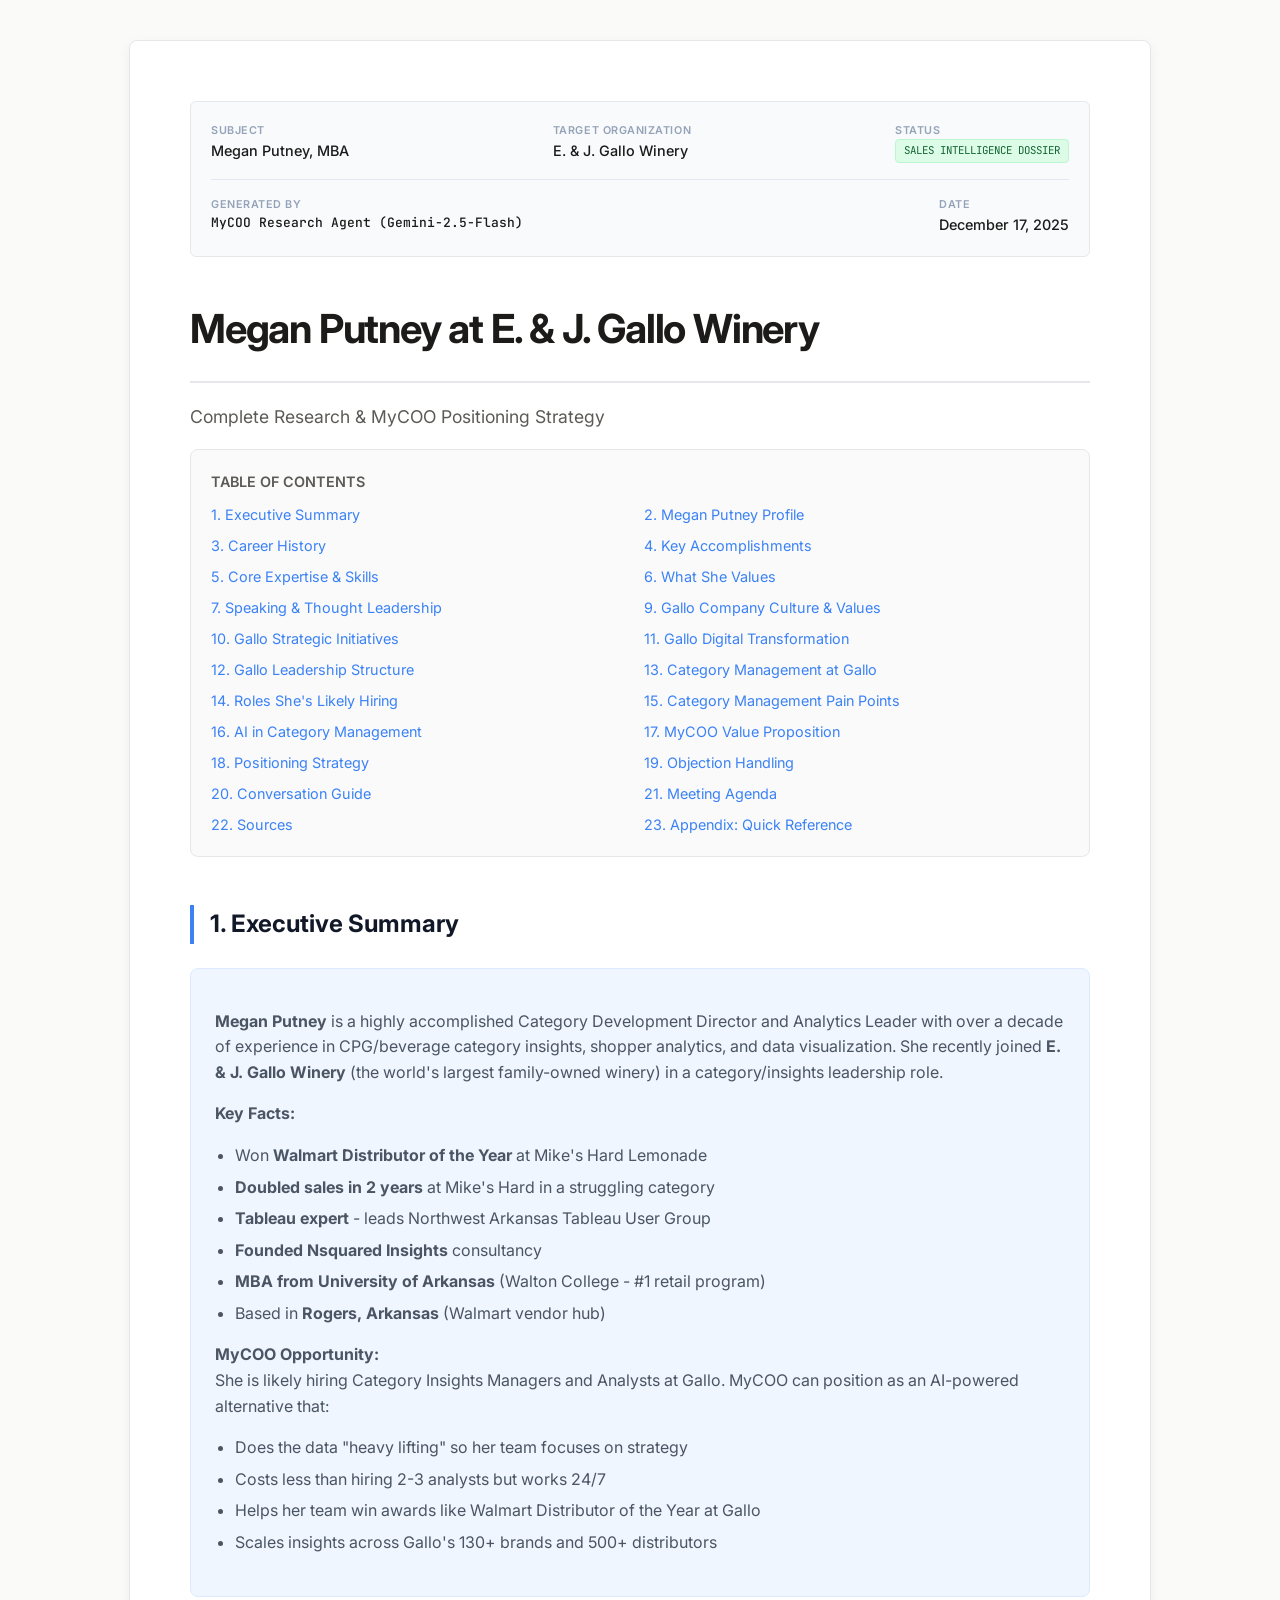
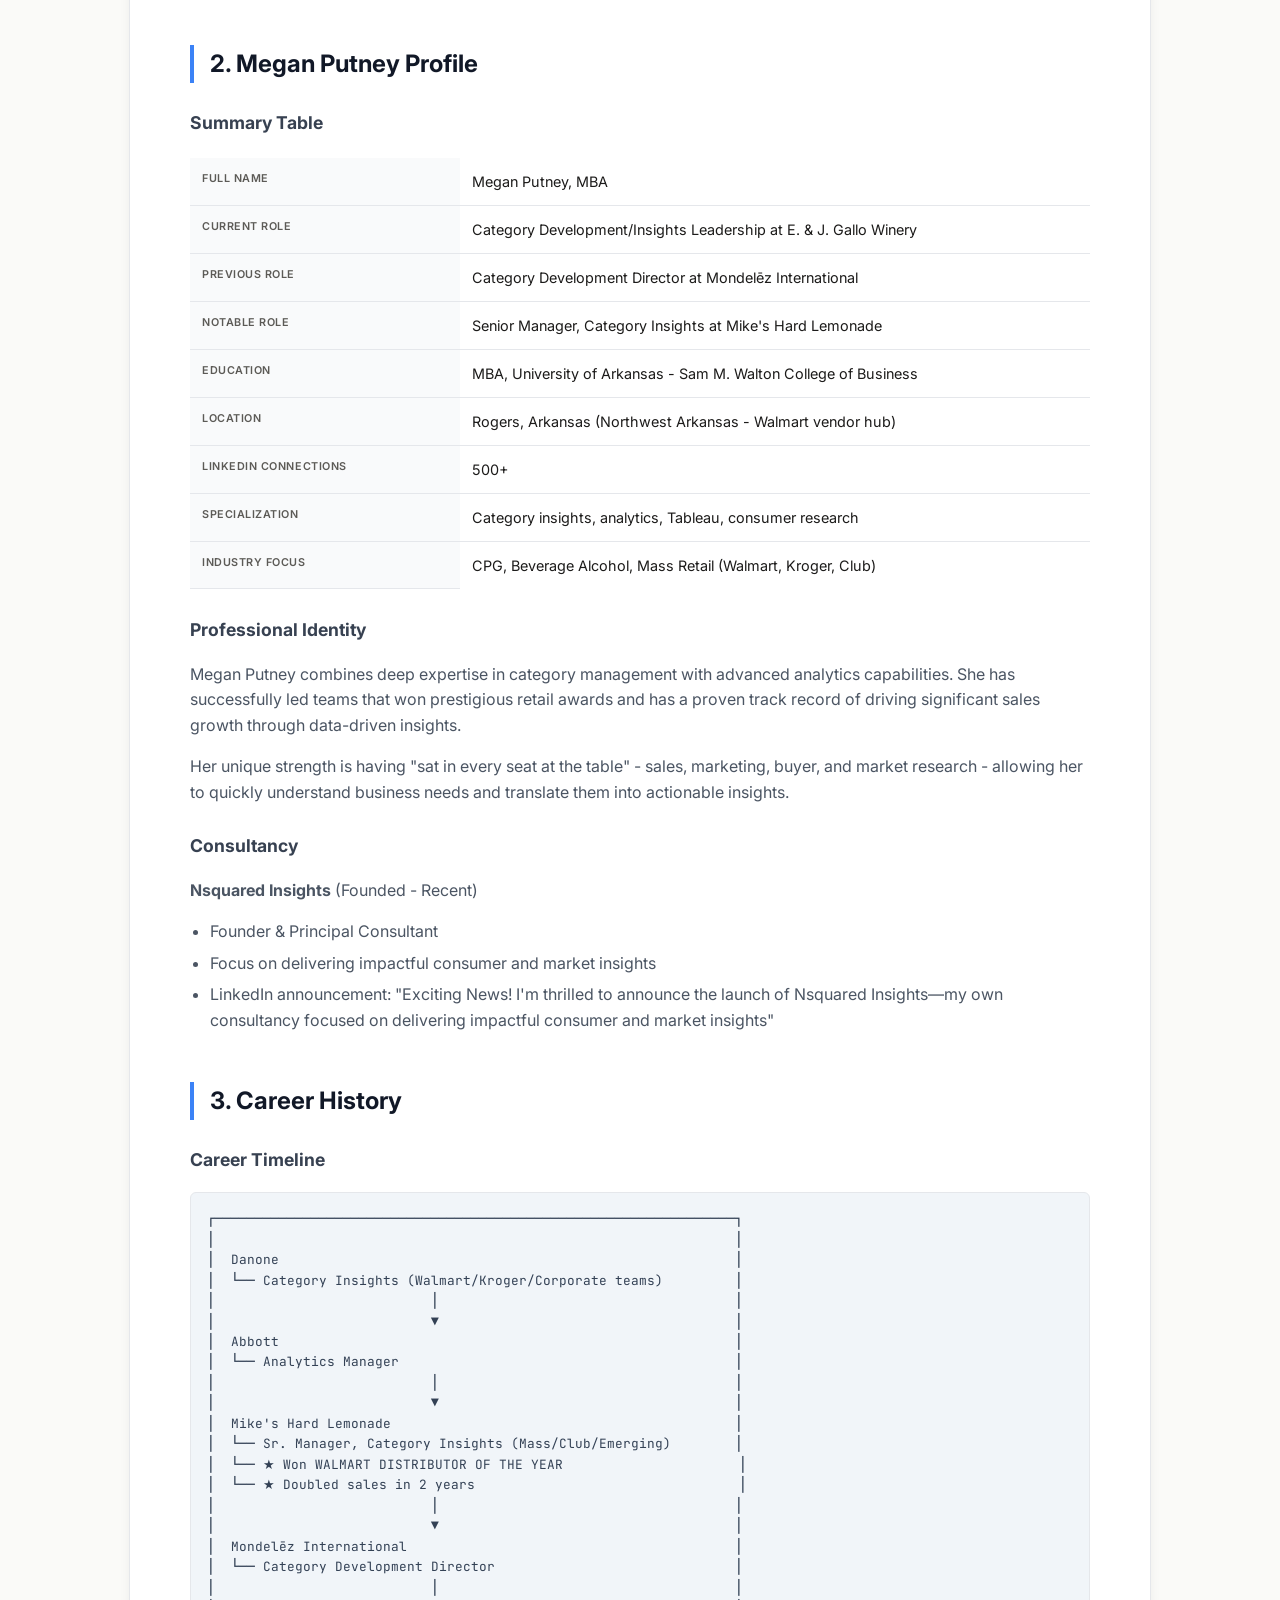
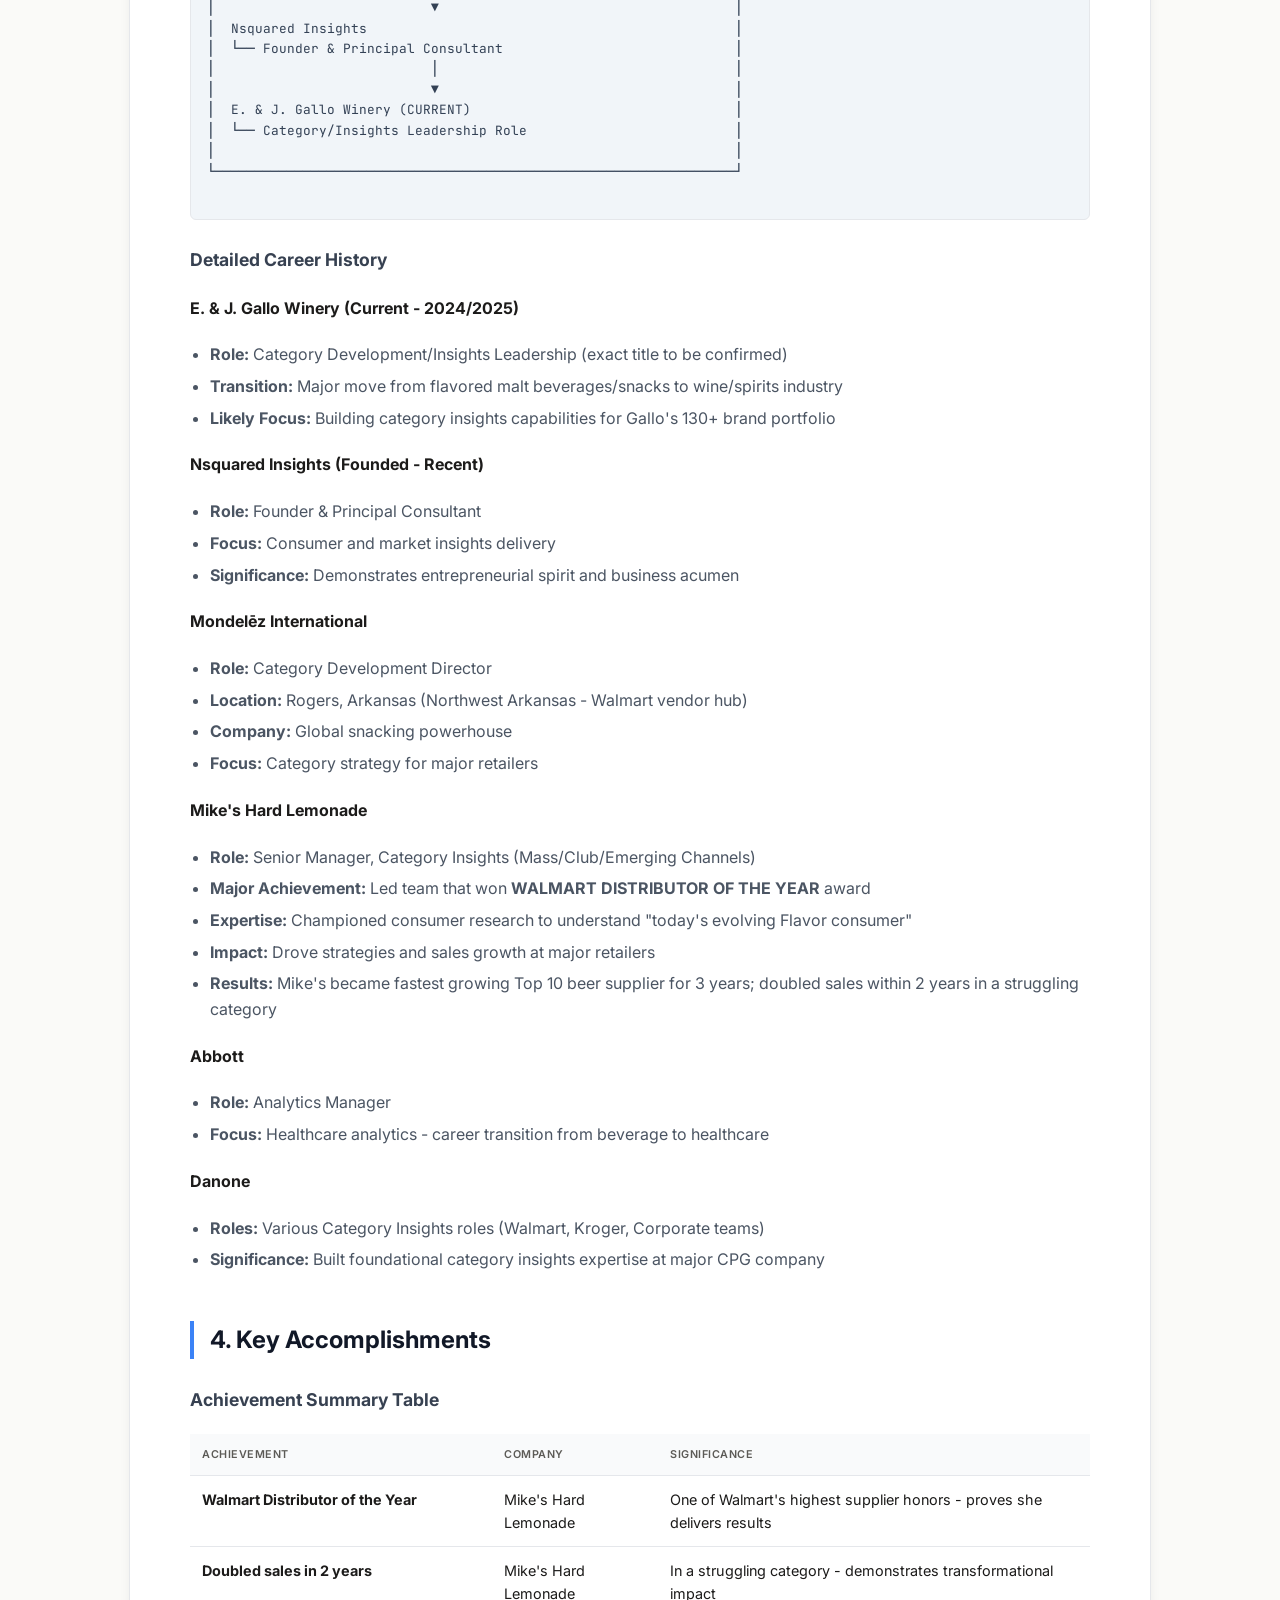
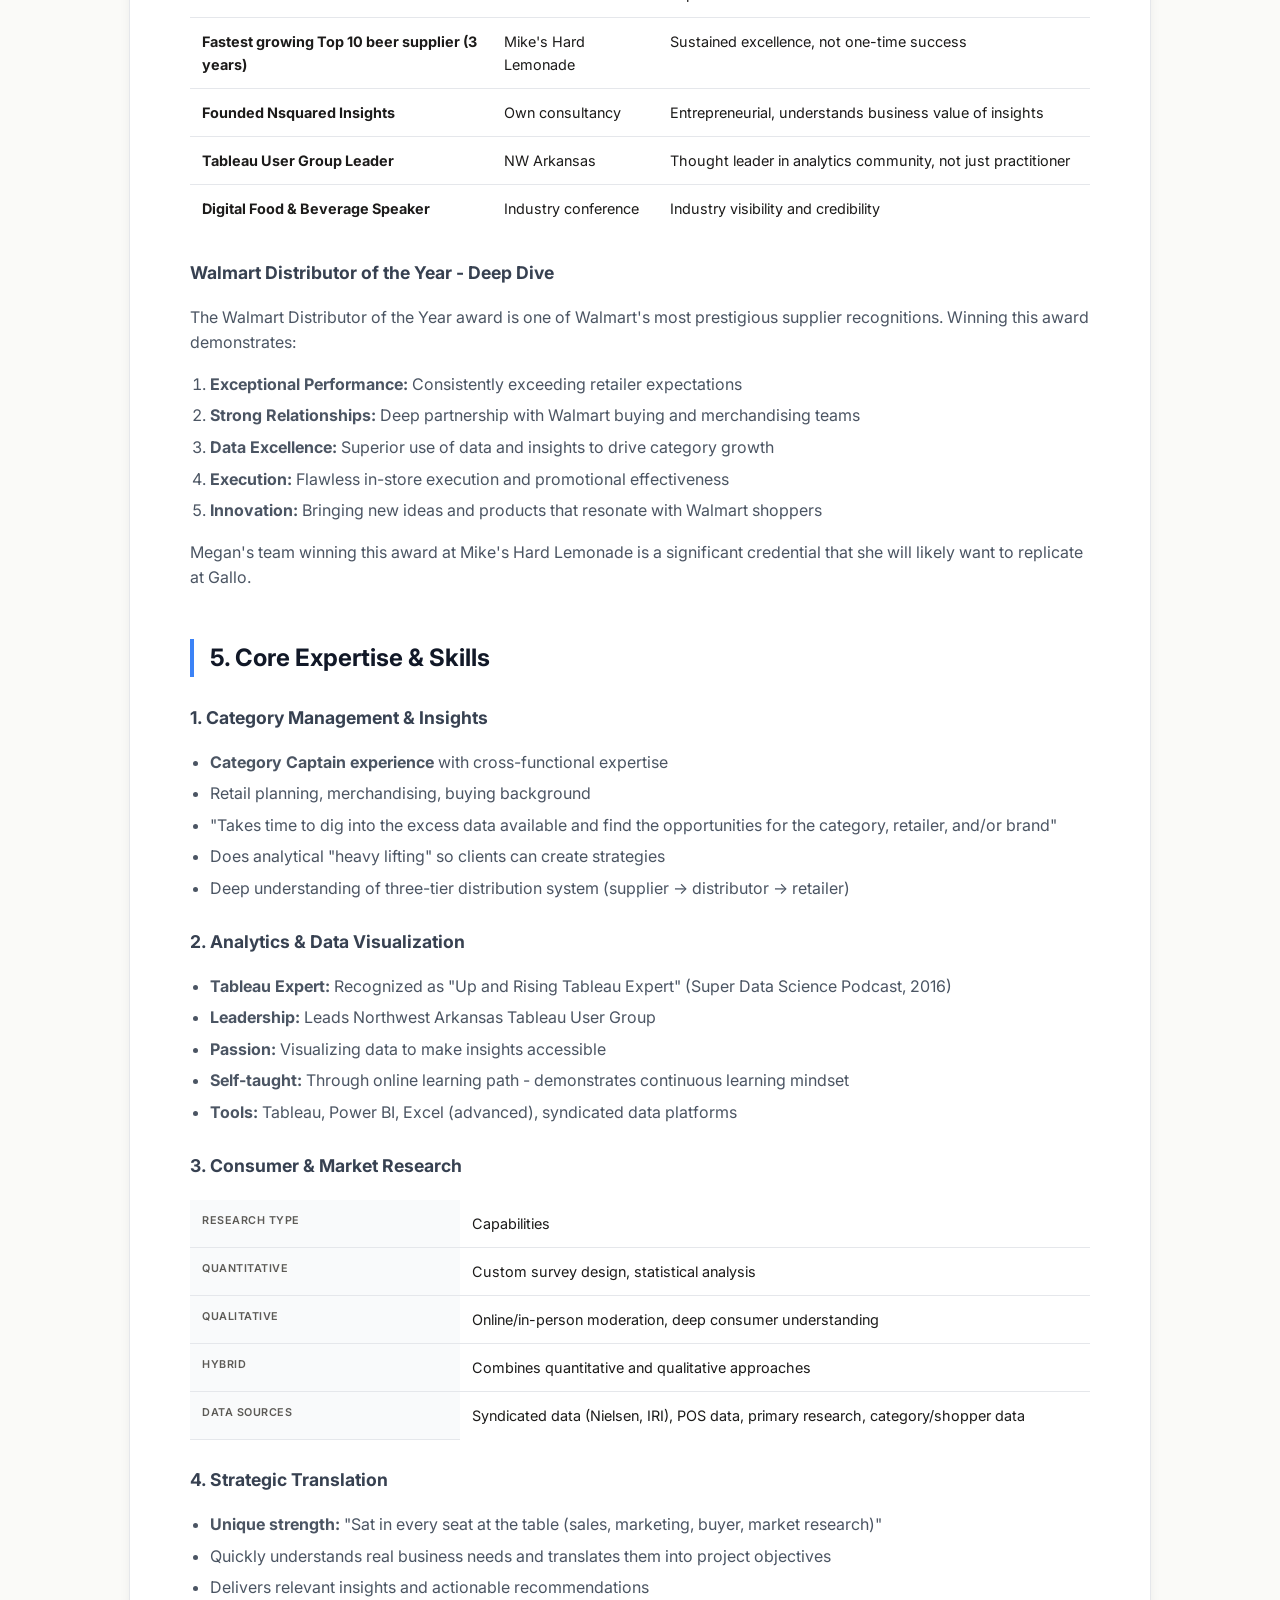
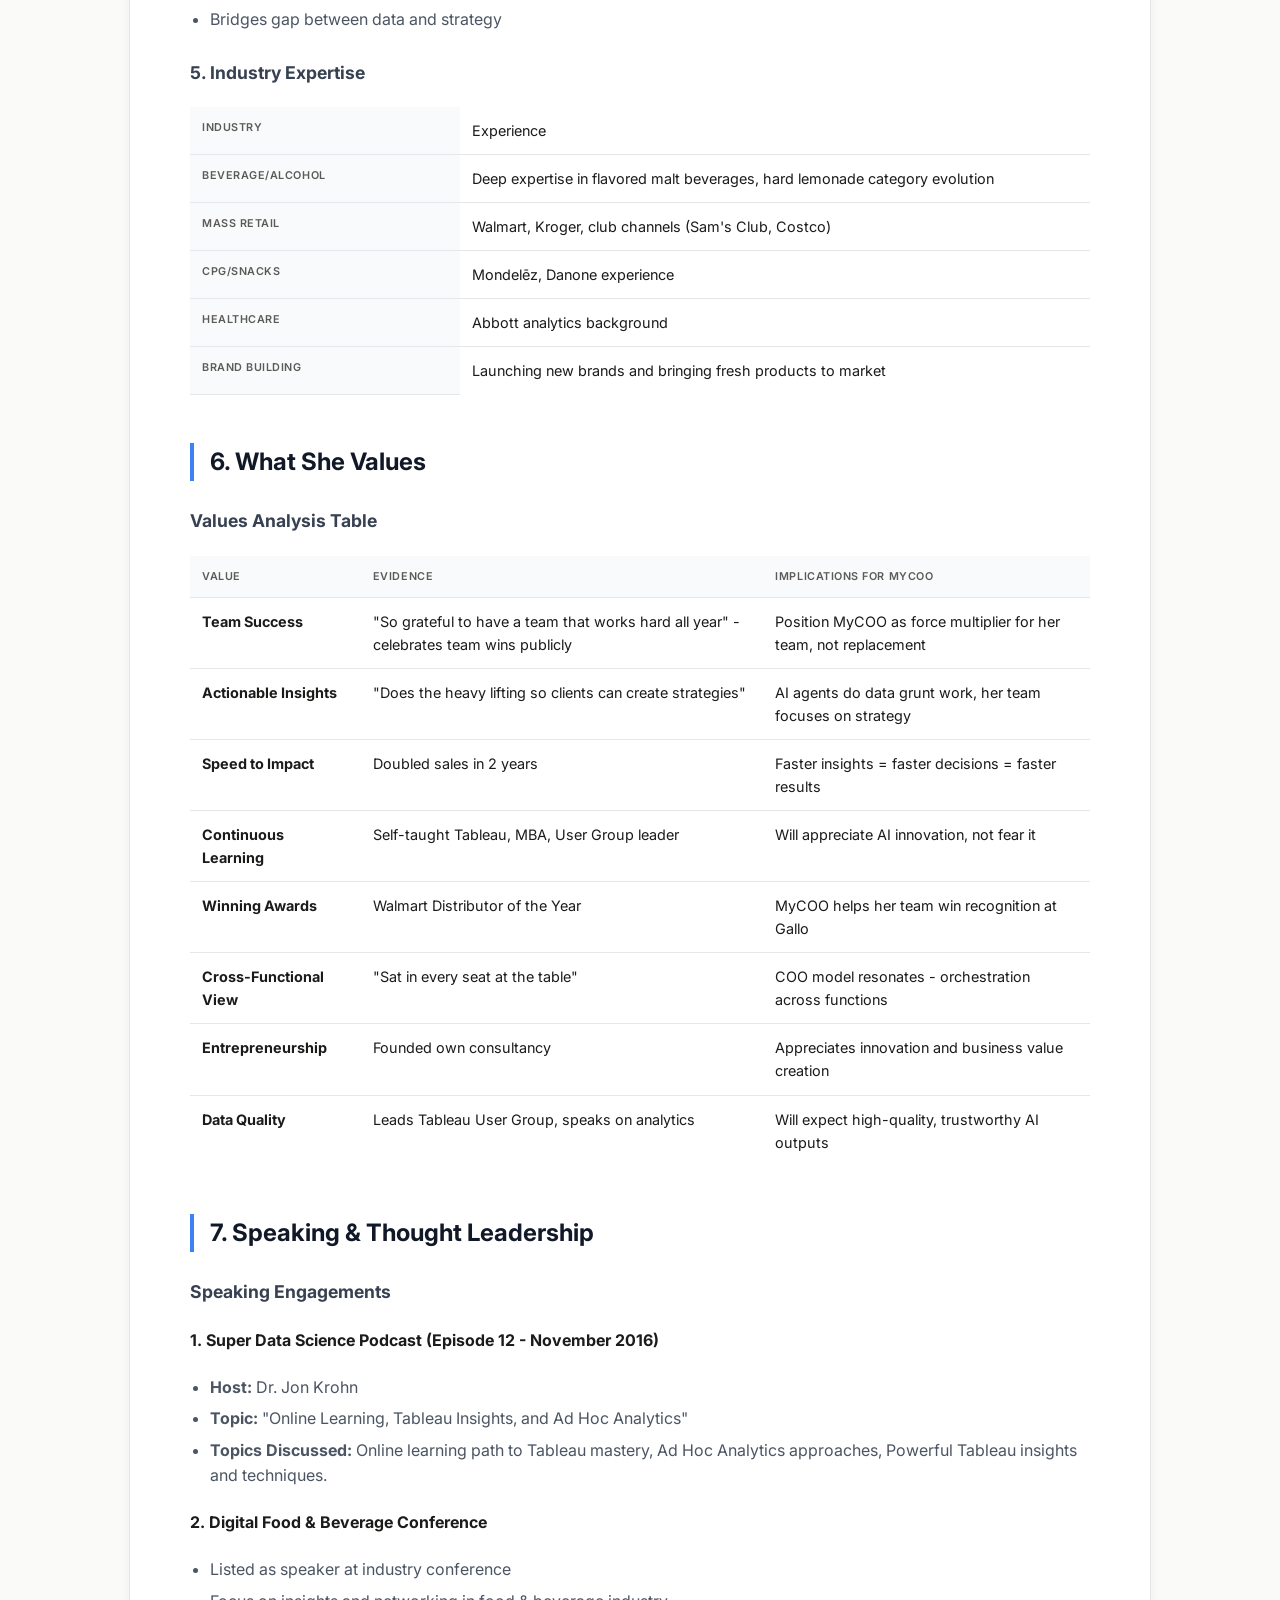
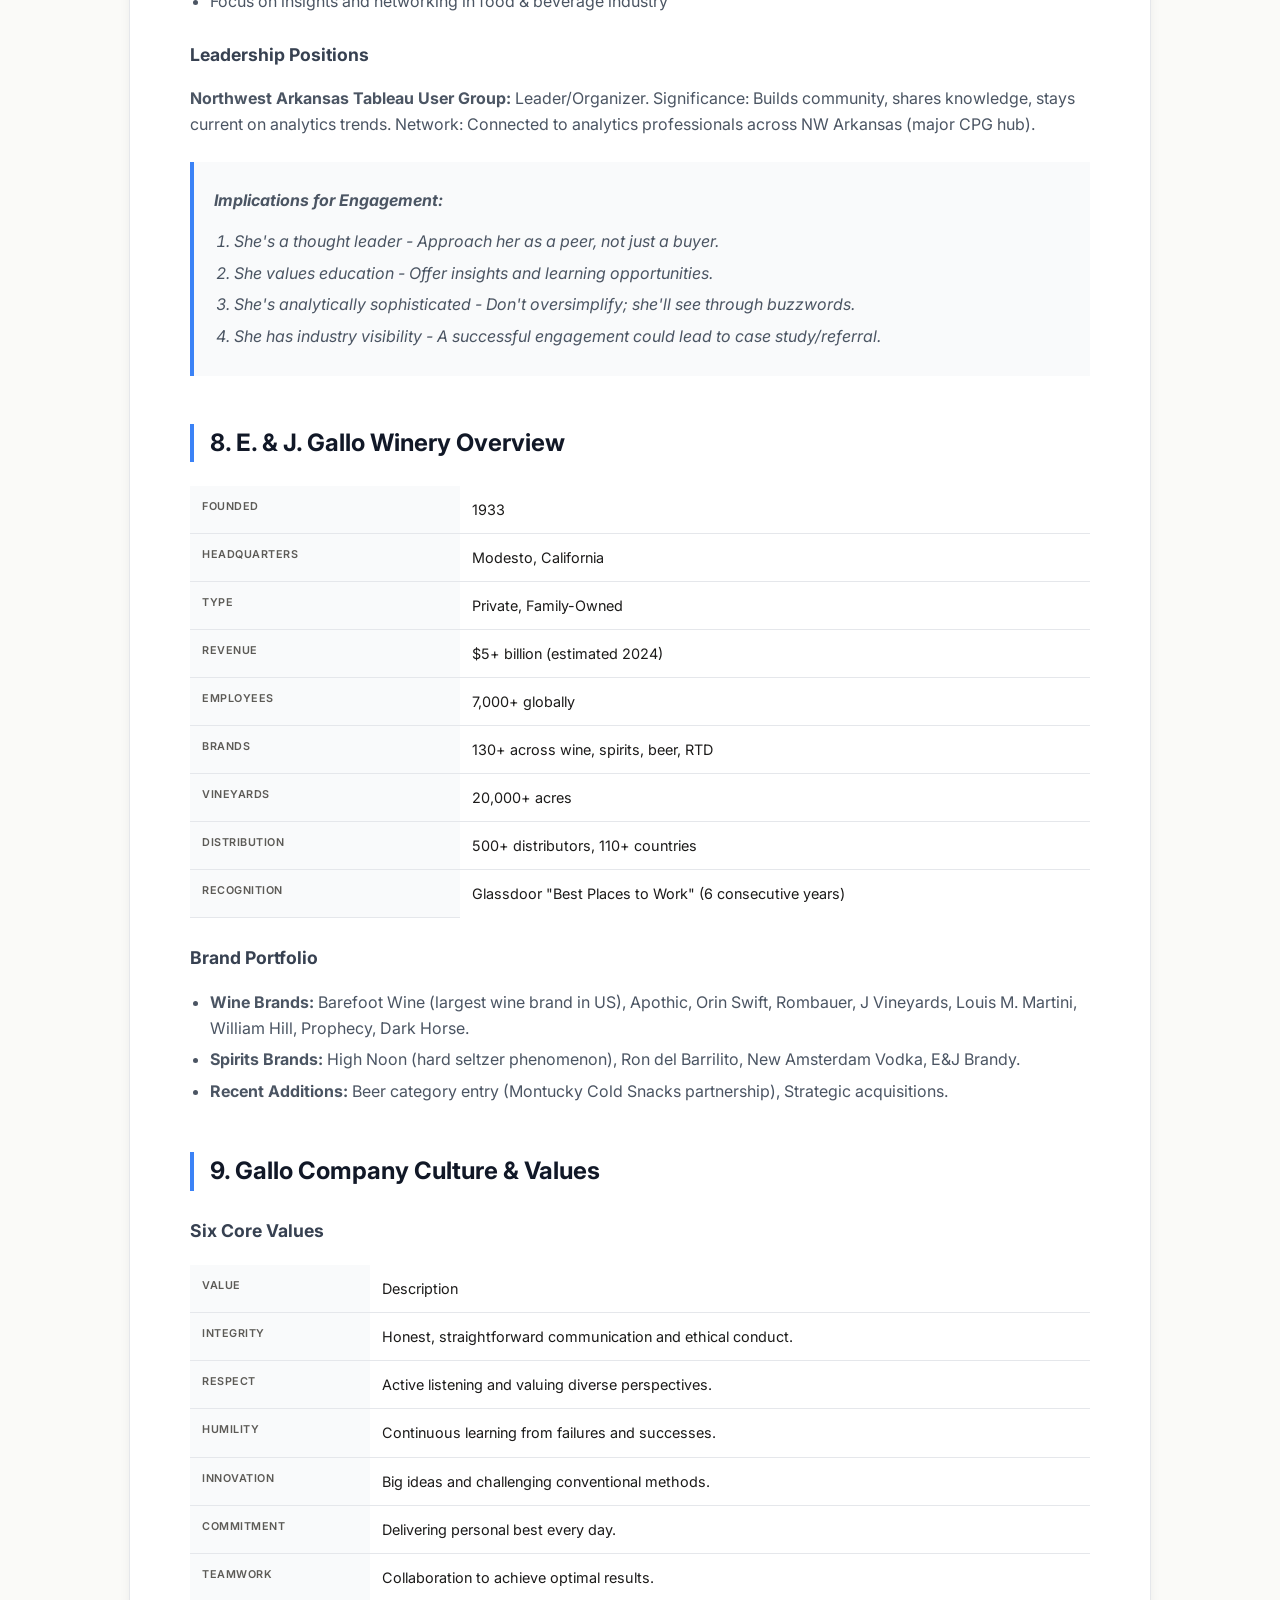
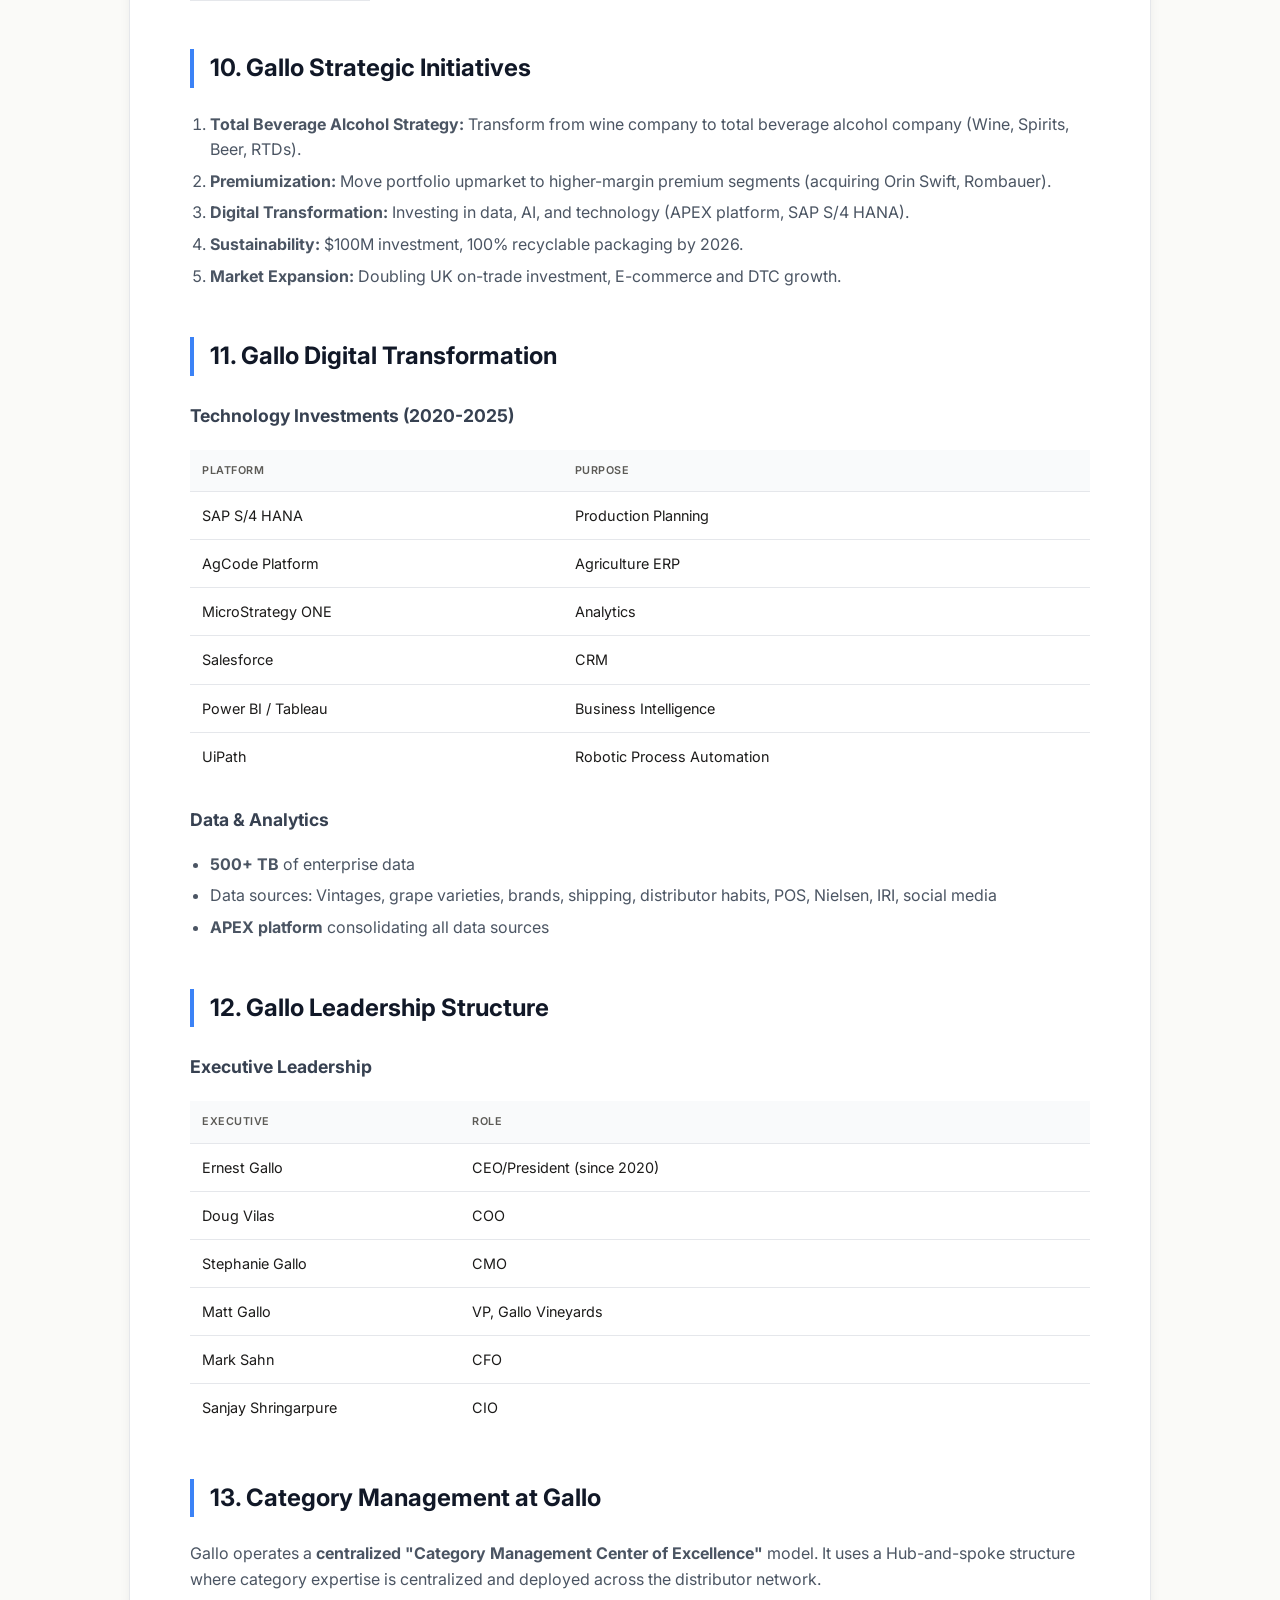
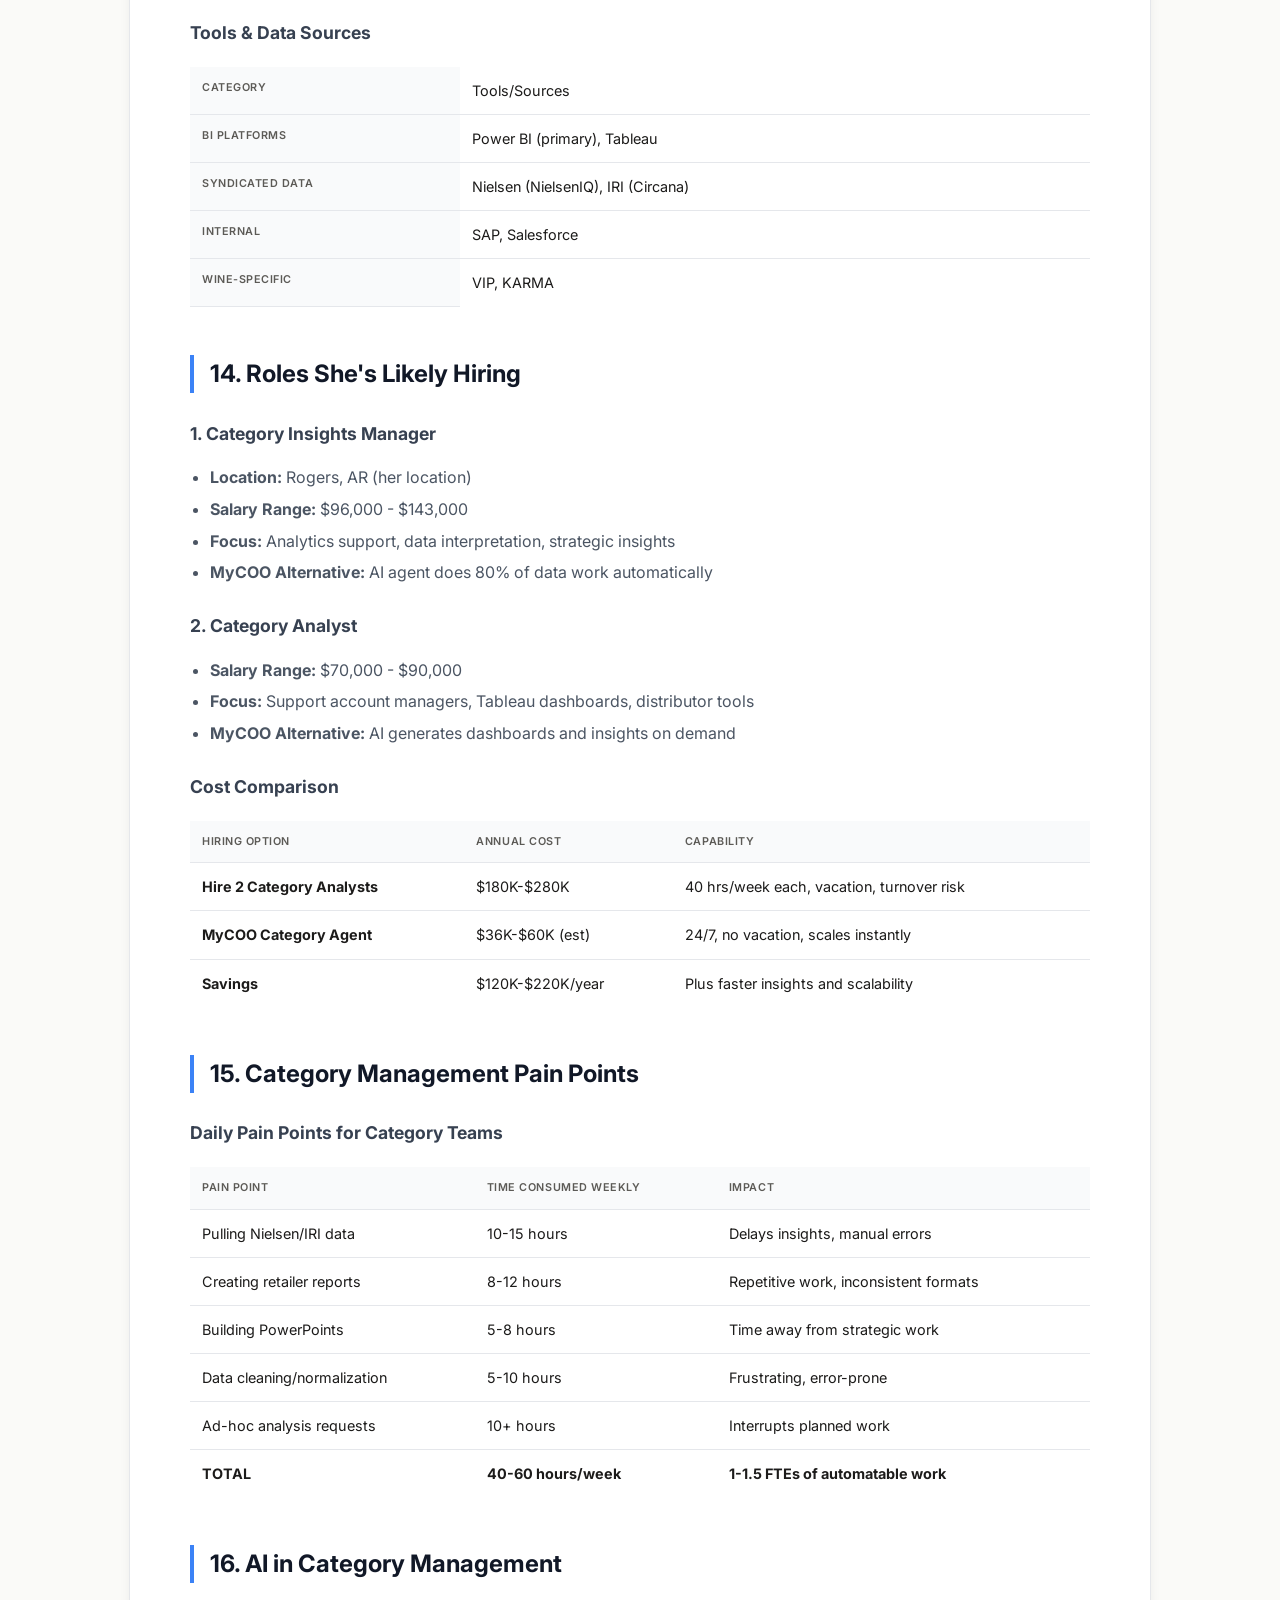
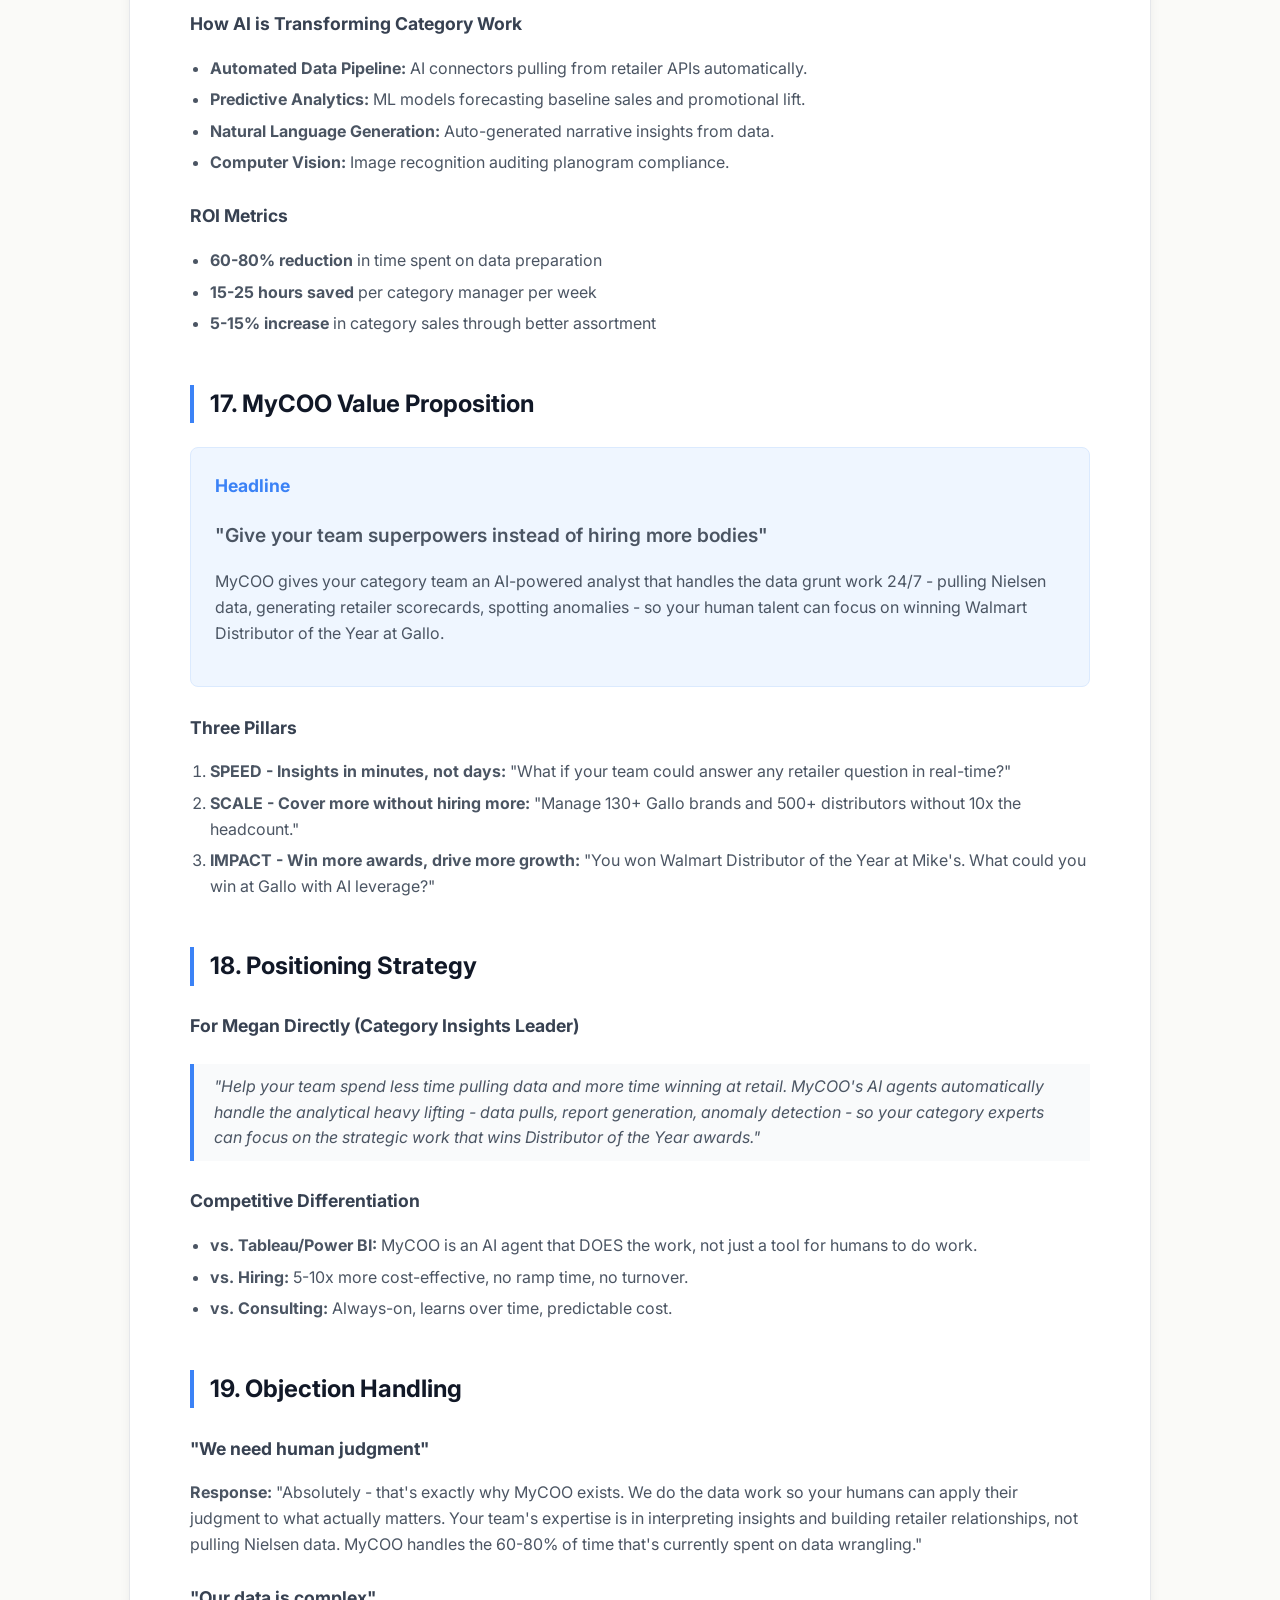
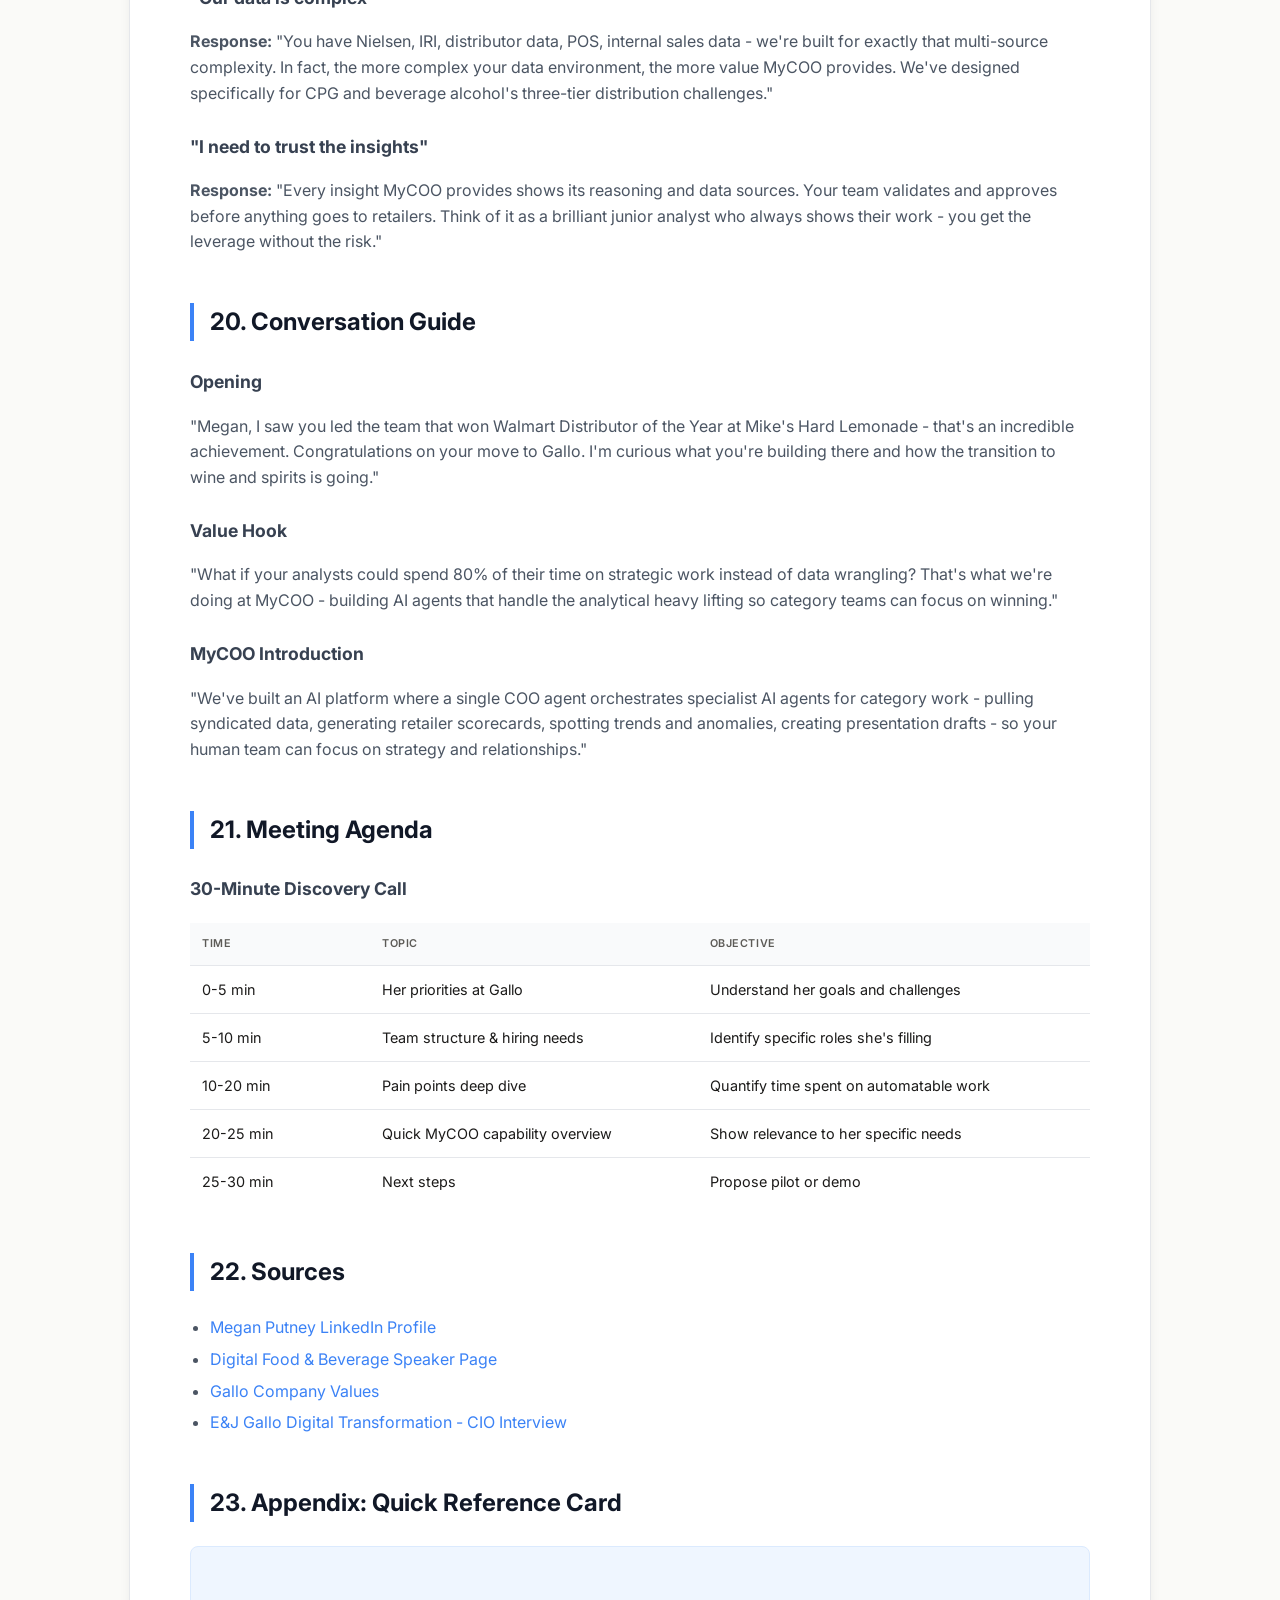
<file: assets/Megan-Putney-Gallo-Analysis.html>
<!DOCTYPE html>
<html lang="en">
<head>
    <meta charset="UTF-8">
    <meta name="viewport" content="width=device-width, initial-scale=1.0">
    <title>Megan Putney Analysis - E. & J. Gallo Winery</title>
    <link href="https://fonts.googleapis.com/css2?family=Inter:wght@300;400;600;700&family=JetBrains+Mono:wght@400;700&display=swap" rel="stylesheet">
    <style>
        :root {
            --bg-page: #FAFAF8;
            --bg-surface: #FFFFFF;
            --text-primary: #1C1B1A;
            --text-secondary: #5C5A56;
            --accent: #3B82F6;
            --border: #E5E7EB;
            --font-sans: 'Inter', sans-serif;
            --font-mono: 'JetBrains Mono', monospace;
        }

        body {
            font-family: var(--font-sans);
            background: var(--bg-page);
            color: var(--text-primary);
            line-height: 1.6;
            margin: 0;
            padding: 40px;
        }

        .container {
            max-width: 900px;
            margin: 0 auto;
            background: var(--bg-surface);
            padding: 60px;
            border-radius: 8px;
            box-shadow: 0 4px 12px rgba(0,0,0,0.05);
            border: 1px solid var(--border);
        }

        /* HEADER */
        .meta-header {
            background: #F8FAFC;
            padding: 20px;
            border-radius: 6px;
            margin-bottom: 40px;
            border: 1px solid var(--border);
            font-size: 0.9em;
            color: var(--text-secondary);
        }
        .meta-row { display: flex; justify-content: space-between; margin-bottom: 8px; }
        .meta-label { font-weight: 600; text-transform: uppercase; font-size: 0.75em; letter-spacing: 0.05em; color: #94A3B8; }
        .meta-value { color: var(--text-primary); font-weight: 500; }
        .badge { 
            background: #DCFCE7; color: #166534; 
            padding: 2px 8px; border-radius: 4px; 
            font-family: var(--font-mono); font-size: 0.75em; 
            text-transform: uppercase; border: 1px solid #BBF7D0;
        }

        /* TYPOGRAPHY */
        h1 { font-size: 2.5em; letter-spacing: -0.03em; margin-bottom: 0.5em; border-bottom: 2px solid var(--border); padding-bottom: 20px; }
        h2 { font-size: 1.5em; margin-top: 2em; margin-bottom: 1em; color: #111827; border-left: 4px solid var(--accent); padding-left: 16px; }
        h3 { font-size: 1.1em; margin-top: 1.5em; color: #374151; }
        p { margin-bottom: 1em; color: #4B5563; }
        
        /* TABLES */
        table { width: 100%; border-collapse: collapse; margin: 20px 0; font-size: 0.9em; }
        th, td { padding: 12px; border-bottom: 1px solid var(--border); text-align: left; vertical-align: top; }
        th { color: var(--text-secondary); font-weight: 600; text-transform: uppercase; font-size: 0.75em; letter-spacing: 0.05em; background-color: #F9FAFB; }
        td { color: var(--text-primary); }
        tr:last-child td { border-bottom: none; }

        /* LISTS */
        ul, ol { padding-left: 20px; margin-bottom: 1em; }
        li { margin-bottom: 6px; color: #4B5563; }
        
        /* BOXES */
        .box-highlight {
            background: #EFF6FF;
            border: 1px solid #DBEAFE;
            padding: 24px;
            border-radius: 8px;
            margin: 24px 0;
        }
        .box-quote {
            font-style: italic;
            border-left: 4px solid var(--accent);
            padding: 10px 20px;
            background: #F9FAFB;
            margin: 24px 0;
            color: #4B5563;
        }
        
        /* CODE/PRE */
        pre {
            background: #F1F5F9;
            padding: 16px;
            border-radius: 6px;
            overflow-x: auto;
            font-family: var(--font-mono);
            font-size: 0.8em;
            color: #334155;
            border: 1px solid var(--border);
        }

        /* TOC */
        .toc {
            background: #FAFAFA;
            padding: 20px;
            border-radius: 8px;
            border: 1px solid var(--border);
            margin-bottom: 40px;
        }
        .toc-title { font-weight: 600; margin-bottom: 10px; font-size: 0.9em; text-transform: uppercase; color: var(--text-secondary); }
        .toc ul { list-style: none; padding: 0; margin: 0; display: grid; grid-template-columns: 1fr 1fr; gap: 8px; }
        .toc li { font-size: 0.9em; margin: 0; }
        .toc a { text-decoration: none; color: var(--accent); }
        .toc a:hover { text-decoration: underline; }

        /* LINKS */
        a { color: var(--accent); text-decoration: none; }
        a:hover { text-decoration: underline; }

    </style>
</head>
<body>
    <div class="container">
        
        <div class="meta-header">
            <div class="meta-row">
                <div>
                    <div class="meta-label">Subject</div>
                    <div class="meta-value">Megan Putney, MBA</div>
                </div>
                <div>
                    <div class="meta-label">Target Organization</div>
                    <div class="meta-value">E. & J. Gallo Winery</div>
                </div>
                <div>
                    <div class="meta-label">Status</div>
                    <div class="badge">Sales Intelligence Dossier</div>
                </div>
            </div>
            <div style="margin-top:16px; padding-top:16px; border-top:1px solid #E2E8F0; display:flex; justify-content:space-between;">
                <div>
                    <div class="meta-label">Generated By</div>
                    <div class="meta-value" style="font-family:var(--font-mono); font-size:0.9em;">MyCOO Research Agent (Gemini-2.5-Flash)</div>
                </div>
                <div>
                    <div class="meta-label">Date</div>
                    <div class="meta-value">December 17, 2025</div>
                </div>
            </div>
        </div>

        <h1>Megan Putney at E. & J. Gallo Winery</h1>
        <p style="font-size: 1.1em; color: var(--text-secondary);">Complete Research & MyCOO Positioning Strategy</p>

        <div class="toc">
            <div class="toc-title">Table of Contents</div>
            <ul>
                <li><a href="#executive-summary">1. Executive Summary</a></li>
                <li><a href="#megan-putney-profile">2. Megan Putney Profile</a></li>
                <li><a href="#career-history">3. Career History</a></li>
                <li><a href="#key-accomplishments">4. Key Accomplishments</a></li>
                <li><a href="#core-expertise-skills">5. Core Expertise & Skills</a></li>
                <li><a href="#what-she-values">6. What She Values</a></li>
                <li><a href="#speaking-thought-leadership">7. Speaking & Thought Leadership</a></li>
                <li><a href="#gallo-company-culture-values">9. Gallo Company Culture & Values</a></li>
                <li><a href="#gallo-strategic-initiatives">10. Gallo Strategic Initiatives</a></li>
                <li><a href="#gallo-digital-transformation">11. Gallo Digital Transformation</a></li>
                <li><a href="#gallo-leadership-structure">12. Gallo Leadership Structure</a></li>
                <li><a href="#category-management-at-gallo">13. Category Management at Gallo</a></li>
                <li><a href="#roles-shes-likely-hiring">14. Roles She's Likely Hiring</a></li>
                <li><a href="#category-management-pain-points">15. Category Management Pain Points</a></li>
                <li><a href="#ai-in-category-management">16. AI in Category Management</a></li>
                <li><a href="#mycoo-value-proposition">17. MyCOO Value Proposition</a></li>
                <li><a href="#positioning-strategy">18. Positioning Strategy</a></li>
                <li><a href="#objection-handling">19. Objection Handling</a></li>
                <li><a href="#conversation-guide">20. Conversation Guide</a></li>
                <li><a href="#meeting-agenda">21. Meeting Agenda</a></li>
                <li><a href="#sources">22. Sources</a></li>
                <li><a href="#appendix">23. Appendix: Quick Reference</a></li>
            </ul>
        </div>

        <h2 id="executive-summary">1. Executive Summary</h2>
        <div class="box-highlight">
            <p><strong>Megan Putney</strong> is a highly accomplished Category Development Director and Analytics Leader with over a decade of experience in CPG/beverage category insights, shopper analytics, and data visualization. She recently joined <strong>E. & J. Gallo Winery</strong> (the world's largest family-owned winery) in a category/insights leadership role.</p>
            
            <p><strong>Key Facts:</strong></p>
            <ul>
                <li>Won <strong>Walmart Distributor of the Year</strong> at Mike's Hard Lemonade</li>
                <li><strong>Doubled sales in 2 years</strong> at Mike's Hard in a struggling category</li>
                <li><strong>Tableau expert</strong> - leads Northwest Arkansas Tableau User Group</li>
                <li><strong>Founded Nsquared Insights</strong> consultancy</li>
                <li><strong>MBA from University of Arkansas</strong> (Walton College - #1 retail program)</li>
                <li>Based in <strong>Rogers, Arkansas</strong> (Walmart vendor hub)</li>
            </ul>

            <p><strong>MyCOO Opportunity:</strong><br>
            She is likely hiring Category Insights Managers and Analysts at Gallo. MyCOO can position as an AI-powered alternative that:</p>
            <ul>
                <li>Does the data "heavy lifting" so her team focuses on strategy</li>
                <li>Costs less than hiring 2-3 analysts but works 24/7</li>
                <li>Helps her team win awards like Walmart Distributor of the Year at Gallo</li>
                <li>Scales insights across Gallo's 130+ brands and 500+ distributors</li>
            </ul>
        </div>

        <h2 id="megan-putney-profile">2. Megan Putney Profile</h2>
        <h3>Summary Table</h3>
        <table>
            <tr><th width="30%">Full Name</th><td>Megan Putney, MBA</td></tr>
            <tr><th>Current Role</th><td>Category Development/Insights Leadership at E. & J. Gallo Winery</td></tr>
            <tr><th>Previous Role</th><td>Category Development Director at Mondelēz International</td></tr>
            <tr><th>Notable Role</th><td>Senior Manager, Category Insights at Mike's Hard Lemonade</td></tr>
            <tr><th>Education</th><td>MBA, University of Arkansas - Sam M. Walton College of Business</td></tr>
            <tr><th>Location</th><td>Rogers, Arkansas (Northwest Arkansas - Walmart vendor hub)</td></tr>
            <tr><th>LinkedIn Connections</th><td>500+</td></tr>
            <tr><th>Specialization</th><td>Category insights, analytics, Tableau, consumer research</td></tr>
            <tr><th>Industry Focus</th><td>CPG, Beverage Alcohol, Mass Retail (Walmart, Kroger, Club)</td></tr>
        </table>

        <h3>Professional Identity</h3>
        <p>Megan Putney combines deep expertise in category management with advanced analytics capabilities. She has successfully led teams that won prestigious retail awards and has a proven track record of driving significant sales growth through data-driven insights.</p>
        <p>Her unique strength is having "sat in every seat at the table" - sales, marketing, buyer, and market research - allowing her to quickly understand business needs and translate them into actionable insights.</p>
        
        <h3>Consultancy</h3>
        <p><strong>Nsquared Insights</strong> (Founded - Recent)</p>
        <ul>
            <li>Founder & Principal Consultant</li>
            <li>Focus on delivering impactful consumer and market insights</li>
            <li>LinkedIn announcement: "Exciting News! I'm thrilled to announce the launch of Nsquared Insights—my own consultancy focused on delivering impactful consumer and market insights"</li>
        </ul>

        <h2 id="career-history">3. Career History</h2>
        <h3>Career Timeline</h3>
        <pre>
┌─────────────────────────────────────────────────────────────────┐
│                                                                 │
│  Danone                                                         │
│  └── Category Insights (Walmart/Kroger/Corporate teams)         │
│                           │                                     │
│                           ▼                                     │
│  Abbott                                                         │
│  └── Analytics Manager                                          │
│                           │                                     │
│                           ▼                                     │
│  Mike's Hard Lemonade                                           │
│  └── Sr. Manager, Category Insights (Mass/Club/Emerging)        │
│  └── ★ Won WALMART DISTRIBUTOR OF THE YEAR                      │
│  └── ★ Doubled sales in 2 years                                 │
│                           │                                     │
│                           ▼                                     │
│  Mondelēz International                                         │
│  └── Category Development Director                              │
│                           │                                     │
│                           ▼                                     │
│  Nsquared Insights                                              │
│  └── Founder & Principal Consultant                             │
│                           │                                     │
│                           ▼                                     │
│  E. & J. Gallo Winery (CURRENT)                                 │
│  └── Category/Insights Leadership Role                          │
│                                                                 │
└─────────────────────────────────────────────────────────────────┘
        </pre>

        <h3>Detailed Career History</h3>
        
        <h4>E. & J. Gallo Winery (Current - 2024/2025)</h4>
        <ul>
            <li><strong>Role:</strong> Category Development/Insights Leadership (exact title to be confirmed)</li>
            <li><strong>Transition:</strong> Major move from flavored malt beverages/snacks to wine/spirits industry</li>
            <li><strong>Likely Focus:</strong> Building category insights capabilities for Gallo's 130+ brand portfolio</li>
        </ul>

        <h4>Nsquared Insights (Founded - Recent)</h4>
        <ul>
            <li><strong>Role:</strong> Founder & Principal Consultant</li>
            <li><strong>Focus:</strong> Consumer and market insights delivery</li>
            <li><strong>Significance:</strong> Demonstrates entrepreneurial spirit and business acumen</li>
        </ul>

        <h4>Mondelēz International</h4>
        <ul>
            <li><strong>Role:</strong> Category Development Director</li>
            <li><strong>Location:</strong> Rogers, Arkansas (Northwest Arkansas - Walmart vendor hub)</li>
            <li><strong>Company:</strong> Global snacking powerhouse</li>
            <li><strong>Focus:</strong> Category strategy for major retailers</li>
        </ul>

        <h4>Mike's Hard Lemonade</h4>
        <ul>
            <li><strong>Role:</strong> Senior Manager, Category Insights (Mass/Club/Emerging Channels)</li>
            <li><strong>Major Achievement:</strong> Led team that won <strong>WALMART DISTRIBUTOR OF THE YEAR</strong> award</li>
            <li><strong>Expertise:</strong> Championed consumer research to understand "today's evolving Flavor consumer"</li>
            <li><strong>Impact:</strong> Drove strategies and sales growth at major retailers</li>
            <li><strong>Results:</strong> Mike's became fastest growing Top 10 beer supplier for 3 years; doubled sales within 2 years in a struggling category</li>
        </ul>

        <h4>Abbott</h4>
        <ul>
            <li><strong>Role:</strong> Analytics Manager</li>
            <li><strong>Focus:</strong> Healthcare analytics - career transition from beverage to healthcare</li>
        </ul>

        <h4>Danone</h4>
        <ul>
            <li><strong>Roles:</strong> Various Category Insights roles (Walmart, Kroger, Corporate teams)</li>
            <li><strong>Significance:</strong> Built foundational category insights expertise at major CPG company</li>
        </ul>

        <h2 id="key-accomplishments">4. Key Accomplishments</h2>
        <h3>Achievement Summary Table</h3>
        <table>
            <thead>
                <tr>
                    <th>Achievement</th>
                    <th>Company</th>
                    <th>Significance</th>
                </tr>
            </thead>
            <tbody>
                <tr>
                    <td><strong>Walmart Distributor of the Year</strong></td>
                    <td>Mike's Hard Lemonade</td>
                    <td>One of Walmart's highest supplier honors - proves she delivers results</td>
                </tr>
                <tr>
                    <td><strong>Doubled sales in 2 years</strong></td>
                    <td>Mike's Hard Lemonade</td>
                    <td>In a struggling category - demonstrates transformational impact</td>
                </tr>
                <tr>
                    <td><strong>Fastest growing Top 10 beer supplier (3 years)</strong></td>
                    <td>Mike's Hard Lemonade</td>
                    <td>Sustained excellence, not one-time success</td>
                </tr>
                <tr>
                    <td><strong>Founded Nsquared Insights</strong></td>
                    <td>Own consultancy</td>
                    <td>Entrepreneurial, understands business value of insights</td>
                </tr>
                <tr>
                    <td><strong>Tableau User Group Leader</strong></td>
                    <td>NW Arkansas</td>
                    <td>Thought leader in analytics community, not just practitioner</td>
                </tr>
                <tr>
                    <td><strong>Digital Food & Beverage Speaker</strong></td>
                    <td>Industry conference</td>
                    <td>Industry visibility and credibility</td>
                </tr>
            </tbody>
        </table>

        <h3>Walmart Distributor of the Year - Deep Dive</h3>
        <p>The Walmart Distributor of the Year award is one of Walmart's most prestigious supplier recognitions. Winning this award demonstrates:</p>
        <ol>
            <li><strong>Exceptional Performance:</strong> Consistently exceeding retailer expectations</li>
            <li><strong>Strong Relationships:</strong> Deep partnership with Walmart buying and merchandising teams</li>
            <li><strong>Data Excellence:</strong> Superior use of data and insights to drive category growth</li>
            <li><strong>Execution:</strong> Flawless in-store execution and promotional effectiveness</li>
            <li><strong>Innovation:</strong> Bringing new ideas and products that resonate with Walmart shoppers</li>
        </ol>
        <p>Megan's team winning this award at Mike's Hard Lemonade is a significant credential that she will likely want to replicate at Gallo.</p>

        <h2 id="core-expertise-skills">5. Core Expertise & Skills</h2>

        <h3>1. Category Management & Insights</h3>
        <ul>
            <li><strong>Category Captain experience</strong> with cross-functional expertise</li>
            <li>Retail planning, merchandising, buying background</li>
            <li>"Takes time to dig into the excess data available and find the opportunities for the category, retailer, and/or brand"</li>
            <li>Does analytical "heavy lifting" so clients can create strategies</li>
            <li>Deep understanding of three-tier distribution system (supplier → distributor → retailer)</li>
        </ul>

        <h3>2. Analytics & Data Visualization</h3>
        <ul>
            <li><strong>Tableau Expert:</strong> Recognized as "Up and Rising Tableau Expert" (Super Data Science Podcast, 2016)</li>
            <li><strong>Leadership:</strong> Leads Northwest Arkansas Tableau User Group</li>
            <li><strong>Passion:</strong> Visualizing data to make insights accessible</li>
            <li><strong>Self-taught:</strong> Through online learning path - demonstrates continuous learning mindset</li>
            <li><strong>Tools:</strong> Tableau, Power BI, Excel (advanced), syndicated data platforms</li>
        </ul>

        <h3>3. Consumer & Market Research</h3>
        <table>
            <tr><th width="30%">Research Type</th><td>Capabilities</td></tr>
            <tr><th>Quantitative</th><td>Custom survey design, statistical analysis</td></tr>
            <tr><th>Qualitative</th><td>Online/in-person moderation, deep consumer understanding</td></tr>
            <tr><th>Hybrid</th><td>Combines quantitative and qualitative approaches</td></tr>
            <tr><th>Data Sources</th><td>Syndicated data (Nielsen, IRI), POS data, primary research, category/shopper data</td></tr>
        </table>

        <h3>4. Strategic Translation</h3>
        <ul>
            <li><strong>Unique strength:</strong> "Sat in every seat at the table (sales, marketing, buyer, market research)"</li>
            <li>Quickly understands real business needs and translates them into project objectives</li>
            <li>Delivers relevant insights and actionable recommendations</li>
            <li>Bridges gap between data and strategy</li>
        </ul>

        <h3>5. Industry Expertise</h3>
        <table>
            <tr><th width="30%">Industry</th><td>Experience</td></tr>
            <tr><th>Beverage/Alcohol</th><td>Deep expertise in flavored malt beverages, hard lemonade category evolution</td></tr>
            <tr><th>Mass Retail</th><td>Walmart, Kroger, club channels (Sam's Club, Costco)</td></tr>
            <tr><th>CPG/Snacks</th><td>Mondelēz, Danone experience</td></tr>
            <tr><th>Healthcare</th><td>Abbott analytics background</td></tr>
            <tr><th>Brand Building</th><td>Launching new brands and bringing fresh products to market</td></tr>
        </table>

        <h2 id="what-she-values">6. What She Values</h2>
        <h3>Values Analysis Table</h3>
        <table>
            <thead>
                <tr>
                    <th>Value</th>
                    <th>Evidence</th>
                    <th>Implications for MyCOO</th>
                </tr>
            </thead>
            <tbody>
                <tr>
                    <td><strong>Team Success</strong></td>
                    <td>"So grateful to have a team that works hard all year" - celebrates team wins publicly</td>
                    <td>Position MyCOO as force multiplier for her team, not replacement</td>
                </tr>
                <tr>
                    <td><strong>Actionable Insights</strong></td>
                    <td>"Does the heavy lifting so clients can create strategies"</td>
                    <td>AI agents do data grunt work, her team focuses on strategy</td>
                </tr>
                <tr>
                    <td><strong>Speed to Impact</strong></td>
                    <td>Doubled sales in 2 years</td>
                    <td>Faster insights = faster decisions = faster results</td>
                </tr>
                <tr>
                    <td><strong>Continuous Learning</strong></td>
                    <td>Self-taught Tableau, MBA, User Group leader</td>
                    <td>Will appreciate AI innovation, not fear it</td>
                </tr>
                <tr>
                    <td><strong>Winning Awards</strong></td>
                    <td>Walmart Distributor of the Year</td>
                    <td>MyCOO helps her team win recognition at Gallo</td>
                </tr>
                <tr>
                    <td><strong>Cross-Functional View</strong></td>
                    <td>"Sat in every seat at the table"</td>
                    <td>COO model resonates - orchestration across functions</td>
                </tr>
                <tr>
                    <td><strong>Entrepreneurship</strong></td>
                    <td>Founded own consultancy</td>
                    <td>Appreciates innovation and business value creation</td>
                </tr>
                <tr>
                    <td><strong>Data Quality</strong></td>
                    <td>Leads Tableau User Group, speaks on analytics</td>
                    <td>Will expect high-quality, trustworthy AI outputs</td>
                </tr>
            </tbody>
        </table>

        <h2 id="speaking-thought-leadership">7. Speaking & Thought Leadership</h2>
        <h3>Speaking Engagements</h3>
        
        <h4>1. Super Data Science Podcast (Episode 12 - November 2016)</h4>
        <ul>
            <li><strong>Host:</strong> Dr. Jon Krohn</li>
            <li><strong>Topic:</strong> "Online Learning, Tableau Insights, and Ad Hoc Analytics"</li>
            <li><strong>Topics Discussed:</strong> Online learning path to Tableau mastery, Ad Hoc Analytics approaches, Powerful Tableau insights and techniques.</li>
        </ul>

        <h4>2. Digital Food & Beverage Conference</h4>
        <ul>
            <li>Listed as speaker at industry conference</li>
            <li>Focus on insights and networking in food & beverage industry</li>
        </ul>

        <h3>Leadership Positions</h3>
        <p><strong>Northwest Arkansas Tableau User Group:</strong> Leader/Organizer. Significance: Builds community, shares knowledge, stays current on analytics trends. Network: Connected to analytics professionals across NW Arkansas (major CPG hub).</p>

        <div class="box-quote">
            <p><strong>Implications for Engagement:</strong></p>
            <ol>
                <li>She's a thought leader - Approach her as a peer, not just a buyer.</li>
                <li>She values education - Offer insights and learning opportunities.</li>
                <li>She's analytically sophisticated - Don't oversimplify; she'll see through buzzwords.</li>
                <li>She has industry visibility - A successful engagement could lead to case study/referral.</li>
            </ol>
        </div>

        <h2 id="e-j-gallo-winery-overview">8. E. & J. Gallo Winery Overview</h2>
        <table>
            <tr><th width="30%">Founded</th><td>1933</td></tr>
            <tr><th>Headquarters</th><td>Modesto, California</td></tr>
            <tr><th>Type</th><td>Private, Family-Owned</td></tr>
            <tr><th>Revenue</th><td>$5+ billion (estimated 2024)</td></tr>
            <tr><th>Employees</th><td>7,000+ globally</td></tr>
            <tr><th>Brands</th><td>130+ across wine, spirits, beer, RTD</td></tr>
            <tr><th>Vineyards</th><td>20,000+ acres</td></tr>
            <tr><th>Distribution</th><td>500+ distributors, 110+ countries</td></tr>
            <tr><th>Recognition</th><td>Glassdoor "Best Places to Work" (6 consecutive years)</td></tr>
        </table>

        <h3>Brand Portfolio</h3>
        <ul>
            <li><strong>Wine Brands:</strong> Barefoot Wine (largest wine brand in US), Apothic, Orin Swift, Rombauer, J Vineyards, Louis M. Martini, William Hill, Prophecy, Dark Horse.</li>
            <li><strong>Spirits Brands:</strong> High Noon (hard seltzer phenomenon), Ron del Barrilito, New Amsterdam Vodka, E&J Brandy.</li>
            <li><strong>Recent Additions:</strong> Beer category entry (Montucky Cold Snacks partnership), Strategic acquisitions.</li>
        </ul>

        <h2 id="gallo-company-culture-values">9. Gallo Company Culture & Values</h2>
        <h3>Six Core Values</h3>
        <table>
            <tr><th width="20%">Value</th><td>Description</td></tr>
            <tr><th>Integrity</th><td>Honest, straightforward communication and ethical conduct.</td></tr>
            <tr><th>Respect</th><td>Active listening and valuing diverse perspectives.</td></tr>
            <tr><th>Humility</th><td>Continuous learning from failures and successes.</td></tr>
            <tr><th>Innovation</th><td>Big ideas and challenging conventional methods.</td></tr>
            <tr><th>Commitment</th><td>Delivering personal best every day.</td></tr>
            <tr><th>Teamwork</th><td>Collaboration to achieve optimal results.</td></tr>
        </table>

        <h2 id="gallo-strategic-initiatives">10. Gallo Strategic Initiatives</h2>
        <ol>
            <li><strong>Total Beverage Alcohol Strategy:</strong> Transform from wine company to total beverage alcohol company (Wine, Spirits, Beer, RTDs).</li>
            <li><strong>Premiumization:</strong> Move portfolio upmarket to higher-margin premium segments (acquiring Orin Swift, Rombauer).</li>
            <li><strong>Digital Transformation:</strong> Investing in data, AI, and technology (APEX platform, SAP S/4 HANA).</li>
            <li><strong>Sustainability:</strong> $100M investment, 100% recyclable packaging by 2026.</li>
            <li><strong>Market Expansion:</strong> Doubling UK on-trade investment, E-commerce and DTC growth.</li>
        </ol>

        <h2 id="gallo-digital-transformation">11. Gallo Digital Transformation</h2>
        <h3>Technology Investments (2020-2025)</h3>
        <table>
            <thead><tr><th>Platform</th><th>Purpose</th></tr></thead>
            <tbody>
                <tr><td>SAP S/4 HANA</td><td>Production Planning</td></tr>
                <tr><td>AgCode Platform</td><td>Agriculture ERP</td></tr>
                <tr><td>MicroStrategy ONE</td><td>Analytics</td></tr>
                <tr><td>Salesforce</td><td>CRM</td></tr>
                <tr><td>Power BI / Tableau</td><td>Business Intelligence</td></tr>
                <tr><td>UiPath</td><td>Robotic Process Automation</td></tr>
            </tbody>
        </table>

        <h3>Data & Analytics</h3>
        <ul>
            <li><strong>500+ TB</strong> of enterprise data</li>
            <li>Data sources: Vintages, grape varieties, brands, shipping, distributor habits, POS, Nielsen, IRI, social media</li>
            <li><strong>APEX platform</strong> consolidating all data sources</li>
        </ul>

        <h2 id="gallo-leadership-structure">12. Gallo Leadership Structure</h2>
        <h3>Executive Leadership</h3>
        <table>
            <tr><th width="30%">Executive</th><th>Role</th></tr>
            <tr><td>Ernest Gallo</td><td>CEO/President (since 2020)</td></tr>
            <tr><td>Doug Vilas</td><td>COO</td></tr>
            <tr><td>Stephanie Gallo</td><td>CMO</td></tr>
            <tr><td>Matt Gallo</td><td>VP, Gallo Vineyards</td></tr>
            <tr><td>Mark Sahn</td><td>CFO</td></tr>
            <tr><td>Sanjay Shringarpure</td><td>CIO</td></tr>
        </table>

        <h2 id="category-management-at-gallo">13. Category Management at Gallo</h2>
        <p>Gallo operates a <strong>centralized "Category Management Center of Excellence"</strong> model. It uses a Hub-and-spoke structure where category expertise is centralized and deployed across the distributor network.</p>

        <h3>Tools & Data Sources</h3>
        <table>
            <tr><th width="30%">Category</th><td>Tools/Sources</td></tr>
            <tr><th>BI Platforms</th><td>Power BI (primary), Tableau</td></tr>
            <tr><th>Syndicated Data</th><td>Nielsen (NielsenIQ), IRI (Circana)</td></tr>
            <tr><th>Internal</th><td>SAP, Salesforce</td></tr>
            <tr><th>Wine-Specific</th><td>VIP, KARMA</td></tr>
        </table>

        <h2 id="roles-shes-likely-hiring">14. Roles She's Likely Hiring</h2>
        
        <h3>1. Category Insights Manager</h3>
        <ul>
            <li><strong>Location:</strong> Rogers, AR (her location)</li>
            <li><strong>Salary Range:</strong> $96,000 - $143,000</li>
            <li><strong>Focus:</strong> Analytics support, data interpretation, strategic insights</li>
            <li><strong>MyCOO Alternative:</strong> AI agent does 80% of data work automatically</li>
        </ul>

        <h3>2. Category Analyst</h3>
        <ul>
            <li><strong>Salary Range:</strong> $70,000 - $90,000</li>
            <li><strong>Focus:</strong> Support account managers, Tableau dashboards, distributor tools</li>
            <li><strong>MyCOO Alternative:</strong> AI generates dashboards and insights on demand</li>
        </ul>

        <h3>Cost Comparison</h3>
        <table>
            <thead>
                <tr>
                    <th>Hiring Option</th>
                    <th>Annual Cost</th>
                    <th>Capability</th>
                </tr>
            </thead>
            <tbody>
                <tr>
                    <td><strong>Hire 2 Category Analysts</strong></td>
                    <td>$180K-$280K</td>
                    <td>40 hrs/week each, vacation, turnover risk</td>
                </tr>
                <tr>
                    <td><strong>MyCOO Category Agent</strong></td>
                    <td>$36K-$60K (est)</td>
                    <td>24/7, no vacation, scales instantly</td>
                </tr>
                <tr>
                    <td><strong>Savings</strong></td>
                    <td>$120K-$220K/year</td>
                    <td>Plus faster insights and scalability</td>
                </tr>
            </tbody>
        </table>

        <h2 id="category-management-pain-points">15. Category Management Pain Points</h2>
        <h3>Daily Pain Points for Category Teams</h3>
        <table>
            <thead>
                <tr>
                    <th>Pain Point</th>
                    <th>Time Consumed Weekly</th>
                    <th>Impact</th>
                </tr>
            </thead>
            <tbody>
                <tr><td>Pulling Nielsen/IRI data</td><td>10-15 hours</td><td>Delays insights, manual errors</td></tr>
                <tr><td>Creating retailer reports</td><td>8-12 hours</td><td>Repetitive work, inconsistent formats</td></tr>
                <tr><td>Building PowerPoints</td><td>5-8 hours</td><td>Time away from strategic work</td></tr>
                <tr><td>Data cleaning/normalization</td><td>5-10 hours</td><td>Frustrating, error-prone</td></tr>
                <tr><td>Ad-hoc analysis requests</td><td>10+ hours</td><td>Interrupts planned work</td></tr>
                <tr><td><strong>TOTAL</strong></td><td><strong>40-60 hours/week</strong></td><td><strong>1-1.5 FTEs of automatable work</strong></td></tr>
            </tbody>
        </table>

        <h2 id="ai-in-category-management">16. AI in Category Management</h2>
        <h3>How AI is Transforming Category Work</h3>
        <ul>
            <li><strong>Automated Data Pipeline:</strong> AI connectors pulling from retailer APIs automatically.</li>
            <li><strong>Predictive Analytics:</strong> ML models forecasting baseline sales and promotional lift.</li>
            <li><strong>Natural Language Generation:</strong> Auto-generated narrative insights from data.</li>
            <li><strong>Computer Vision:</strong> Image recognition auditing planogram compliance.</li>
        </ul>

        <h3>ROI Metrics</h3>
        <ul>
            <li><strong>60-80% reduction</strong> in time spent on data preparation</li>
            <li><strong>15-25 hours saved</strong> per category manager per week</li>
            <li><strong>5-15% increase</strong> in category sales through better assortment</li>
        </ul>

        <h2 id="mycoo-value-proposition">17. MyCOO Value Proposition</h2>
        <div class="box-highlight">
            <h3 style="margin-top:0; color:var(--accent);">Headline</h3>
            <p style="font-size:1.2em; font-weight:600;">"Give your team superpowers instead of hiring more bodies"</p>
            <p>MyCOO gives your category team an AI-powered analyst that handles the data grunt work 24/7 - pulling Nielsen data, generating retailer scorecards, spotting anomalies - so your human talent can focus on winning Walmart Distributor of the Year at Gallo.</p>
        </div>

        <h3>Three Pillars</h3>
        <ol>
            <li><strong>SPEED - Insights in minutes, not days:</strong> "What if your team could answer any retailer question in real-time?"</li>
            <li><strong>SCALE - Cover more without hiring more:</strong> "Manage 130+ Gallo brands and 500+ distributors without 10x the headcount."</li>
            <li><strong>IMPACT - Win more awards, drive more growth:</strong> "You won Walmart Distributor of the Year at Mike's. What could you win at Gallo with AI leverage?"</li>
        </ol>

        <h2 id="positioning-strategy">18. Positioning Strategy</h2>
        
        <h3>For Megan Directly (Category Insights Leader)</h3>
        <div class="box-quote">
            "Help your team spend less time pulling data and more time winning at retail. MyCOO's AI agents automatically handle the analytical heavy lifting - data pulls, report generation, anomaly detection - so your category experts can focus on the strategic work that wins Distributor of the Year awards."
        </div>

        <h3>Competitive Differentiation</h3>
        <ul>
            <li><strong>vs. Tableau/Power BI:</strong> MyCOO is an AI agent that DOES the work, not just a tool for humans to do work.</li>
            <li><strong>vs. Hiring:</strong> 5-10x more cost-effective, no ramp time, no turnover.</li>
            <li><strong>vs. Consulting:</strong> Always-on, learns over time, predictable cost.</li>
        </ul>

        <h2 id="objection-handling">19. Objection Handling</h2>
        
        <h3>"We need human judgment"</h3>
        <p><strong>Response:</strong> "Absolutely - that's exactly why MyCOO exists. We do the data work so your humans can apply their judgment to what actually matters. Your team's expertise is in interpreting insights and building retailer relationships, not pulling Nielsen data. MyCOO handles the 60-80% of time that's currently spent on data wrangling."</p>

        <h3>"Our data is complex"</h3>
        <p><strong>Response:</strong> "You have Nielsen, IRI, distributor data, POS, internal sales data - we're built for exactly that multi-source complexity. In fact, the more complex your data environment, the more value MyCOO provides. We've designed specifically for CPG and beverage alcohol's three-tier distribution challenges."</p>

        <h3>"I need to trust the insights"</h3>
        <p><strong>Response:</strong> "Every insight MyCOO provides shows its reasoning and data sources. Your team validates and approves before anything goes to retailers. Think of it as a brilliant junior analyst who always shows their work - you get the leverage without the risk."</p>

        <h2 id="conversation-guide">20. Conversation Guide</h2>
        
        <h3>Opening</h3>
        <p>"Megan, I saw you led the team that won Walmart Distributor of the Year at Mike's Hard Lemonade - that's an incredible achievement. Congratulations on your move to Gallo. I'm curious what you're building there and how the transition to wine and spirits is going."</p>

        <h3>Value Hook</h3>
        <p>"What if your analysts could spend 80% of their time on strategic work instead of data wrangling? That's what we're doing at MyCOO - building AI agents that handle the analytical heavy lifting so category teams can focus on winning."</p>

        <h3>MyCOO Introduction</h3>
        <p>"We've built an AI platform where a single COO agent orchestrates specialist AI agents for category work - pulling syndicated data, generating retailer scorecards, spotting trends and anomalies, creating presentation drafts - so your human team can focus on strategy and relationships."</p>

        <h2 id="meeting-agenda">21. Meeting Agenda</h2>
        <h3>30-Minute Discovery Call</h3>
        <table>
            <tr><th width="20%">Time</th><th>Topic</th><th>Objective</th></tr>
            <tr><td>0-5 min</td><td>Her priorities at Gallo</td><td>Understand her goals and challenges</td></tr>
            <tr><td>5-10 min</td><td>Team structure & hiring needs</td><td>Identify specific roles she's filling</td></tr>
            <tr><td>10-20 min</td><td>Pain points deep dive</td><td>Quantify time spent on automatable work</td></tr>
            <tr><td>20-25 min</td><td>Quick MyCOO capability overview</td><td>Show relevance to her specific needs</td></tr>
            <tr><td>25-30 min</td><td>Next steps</td><td>Propose pilot or demo</td></tr>
        </table>

        <h2 id="sources">22. Sources</h2>
        <ul>
            <li><a href="https://www.linkedin.com/in/megan-putney-mba-category-insights-ar/">Megan Putney LinkedIn Profile</a></li>
            <li><a href="https://foodandbeverage.wbresearch.com/speakers/megan-putney">Digital Food & Beverage Speaker Page</a></li>
            <li><a href="https://www.gallo.com/company-values">Gallo Company Values</a></li>
            <li><a href="https://www.cio.com/article/230368/e-j-gallo-deploys-data-driven-app-to-harvest-a-better-grape.html">E&J Gallo Digital Transformation - CIO Interview</a></li>
        </ul>

        <h2 id="appendix">23. Appendix: Quick Reference Card</h2>
        <div class="box-highlight">
            <h3>Megan Putney At-a-Glance</h3>
            <table>
                <tr><th width="30%">Item</th><td>Details</td></tr>
                <tr><th>Name</th><td>Megan Putney, MBA</td></tr>
                <tr><th>Current</th><td>E. & J. Gallo Winery - Category/Insights Leadership</td></tr>
                <tr><th>Location</th><td>Rogers, AR</td></tr>
                <tr><th>Key Win</th><td>Walmart Distributor of the Year (Mike's Hard Lemonade)</td></tr>
                <tr><th>Superpower</th><td>Tableau expert, data-driven strategist</td></tr>
                <tr><th>Values</th><td>Team success, actionable insights, continuous learning</td></tr>
            </table>

            <h3>Key Talking Points</h3>
            <ol>
                <li><strong>Reference her achievement:</strong> "Walmart Distributor of the Year at Mike's Hard"</li>
                <li><strong>Speak her language:</strong> Data, insights, actionable, Tableau, Nielsen/IRI</li>
                <li><strong>Team-focused:</strong> "Make your team more effective" not "replace your team"</li>
                <li><strong>Results-oriented:</strong> "Win awards at Gallo like you did at Mike's"</li>
                <li><strong>Understand complexity:</strong> 130+ brands, 500+ distributors, three-tier distribution</li>
            </ol>

            <h3>MyCOO Pitch in One Sentence</h3>
            <div class="box-quote">
                "MyCOO is like hiring a brilliant category analyst who works 24/7, never takes vacation, and costs less than an intern - handling all the data grunt work so your team can focus on winning."
            </div>
        </div>

        <div style="margin-top: 60px; padding-top: 20px; border-top: 1px solid var(--border); font-size: 0.8em; color: var(--text-secondary); text-align: center;">
            <p>Document prepared December 17, 2025 • For internal sales use only</p>
        </div>

    </div>
</body>
</html>
</file>
